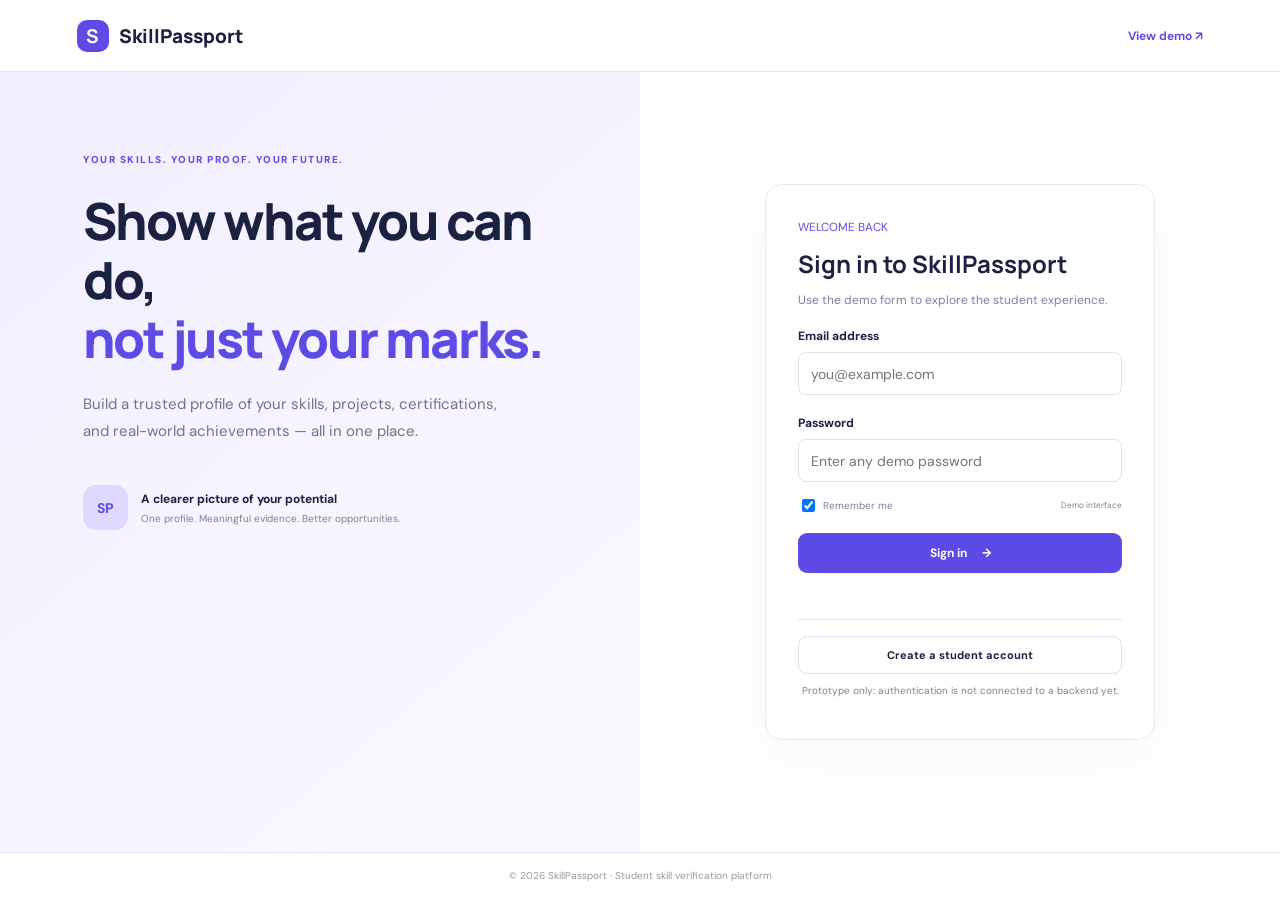
<file: index.html>
<!DOCTYPE html>
<html lang="en">
<head>
  <meta charset="utf-8">
  <meta name="viewport" content="width=device-width, initial-scale=1">
  <title>SkillPassport | Sign In</title>
  <link rel="stylesheet" href="css/style.css">
</head>
<body class="auth">
  
  <nav class="nav">
    <a class="brand" href="index.html"><b>S</b> SkillPassport</a>
    <a href="dashboard.html">View demo ↗</a>
  </nav>

  <main class="auth-grid">
    <section class="story">
      <small>YOUR SKILLS. YOUR PROOF. YOUR FUTURE.</small>
      <h1>Show what you can do,<br><em>not just your marks.</em></h1>
      <p>Build a trusted profile of your skills, projects, certifications, and real-world achievements — all in one place.</p>
      
      <div class="proof">
        <b>SP</b>
        <span>
          <strong>A clearer picture of your potential</strong>
          <small>One profile. Meaningful evidence. Better opportunities.</small>
        </span>
      </div>
    </section>

    <section class="form-wrap">
      <form id="loginForm" class="form">
        <small class="purple">WELCOME BACK</small>
        <h2>Sign in to SkillPassport</h2>
        <p class="muted">Use the demo form to explore the student experience.</p>
        
        <label>Email address</label>
        <input type="email" id="email" placeholder="you@example.com" required>
        
        <label>Password</label>
        <input type="password" id="password" placeholder="Enter any demo password" minlength="4" required>
        
        <div class="between">
          <label class="check">
            <input type="checkbox" checked> Remember me
          </label>
          <small>Demo interface</small>
        </div>
        
        <button class="primary" type="submit">Sign in <span>→</span></button>
        <p id="message" class="success"></p>
        
        <hr>
        
        <button type="button" class="outline" id="signup">Create a student account</button>
        <p class="tiny muted">Prototype only: authentication is not connected to a backend yet.</p>
      </form>
    </section>
  </main>

  <footer>© 2026 SkillPassport · Student skill verification platform</footer>
  
  <script src="js/app.js"></script>
</body>
</html>
</file>
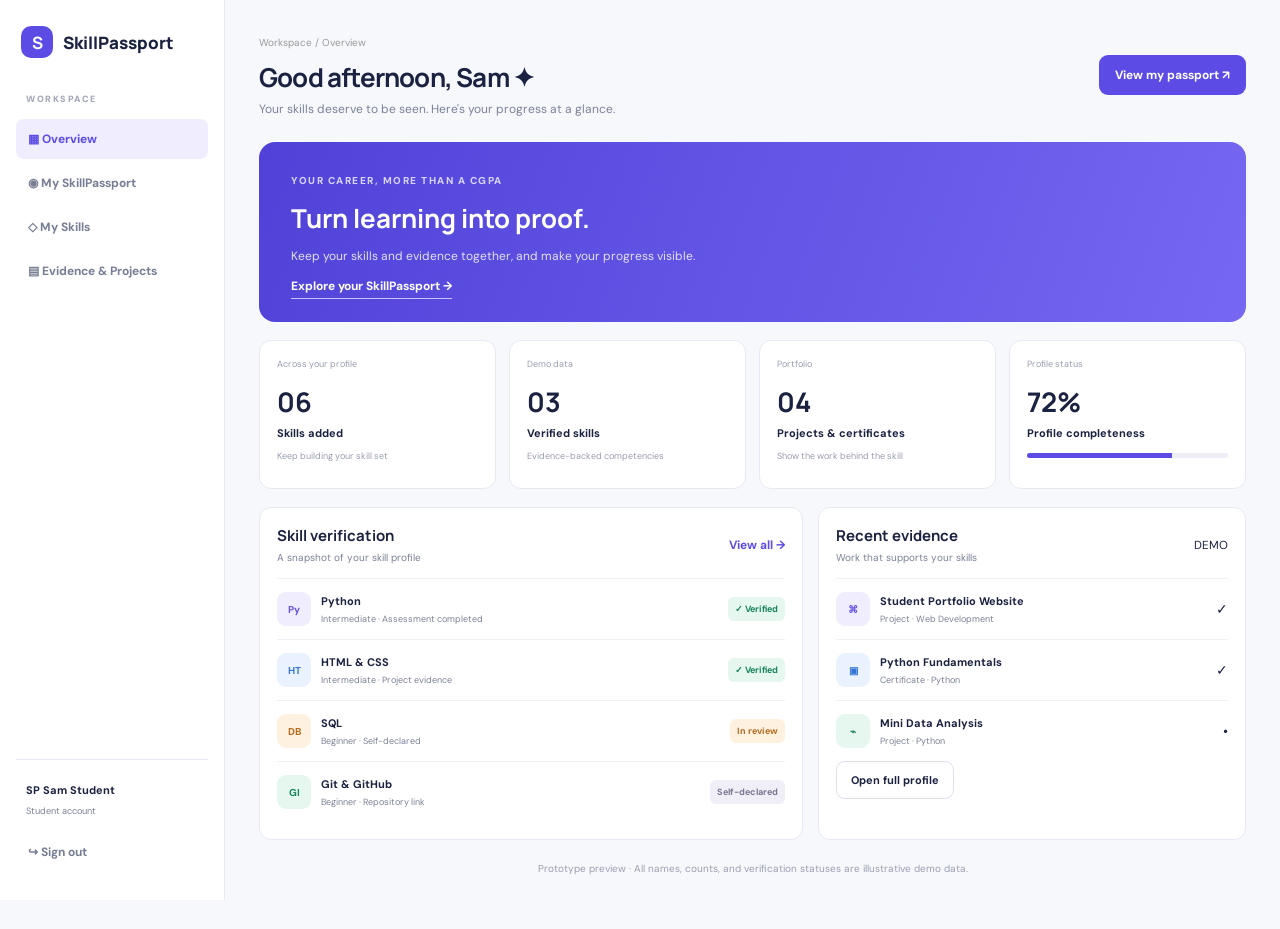
<file: dashboard.html>
<!DOCTYPE html>
<html lang="en">
<head>
  <meta charset="utf-8">
  <meta name="viewport" content="width=device-width, initial-scale=1">
  <title>Dashboard | SkillPassport</title>
  <link rel="stylesheet" href="css/style.css">
</head>
<body>

  <!-- Sidebar Navigation -->
  <aside class="sidebar">
    <a class="brand" href="index.html"><b>S</b> SkillPassport</a>
    <small>WORKSPACE</small>
    
    <a class="side active" href="dashboard.html">▦ Overview</a>
    <a class="side" href="profile.html">◉ My SkillPassport</a>
    <a class="side" href="skills.html">◇ My Skills</a>
    <a class="side" href="evidence.html">▤ Evidence & Projects</a>
    
    <div class="sidebottom">
      <p>
        <b>SP Sam Student</b><br>
        <small>Student account</small>
      </p>
      <a class="side" href="index.html">↪ Sign out</a>
    </div>
  </aside>

  <!-- Main Content Area -->
  <main class="main">
    
    <!-- Top Header Bar -->
    <header class="top">
      <div>
        <small>Workspace / Overview</small>
        <h1>Good afternoon, Sam ✦</h1>
        <p class="muted">Your skills deserve to be seen. Here's your progress at a glance.</p>
      </div>
      <a class="button" href="profile.html">View my passport ↗</a>
    </header>

    <!-- Welcome / Call to Action Banner -->
    <section class="banner">
      <small>YOUR CAREER, MORE THAN A CGPA</small>
      <h2>Turn learning into proof.</h2>
      <p>Keep your skills and evidence together, and make your progress visible.</p>
      <a href="profile.html">Explore your SkillPassport →</a>
    </section>

    <!-- Statistics Grid -->
    <section class="stats">
      <article>
        <small>Across your profile</small>
        <strong>06</strong>
        <b>Skills added</b>
        <p>Keep building your skill set</p>
      </article>
      
      <article>
        <small>Demo data</small>
        <strong>03</strong>
        <b>Verified skills</b>
        <p>Evidence-backed competencies</p>
      </article>
      
      <article>
        <small>Portfolio</small>
        <strong>04</strong>
        <b>Projects & certificates</b>
        <p>Show the work behind the skill</p>
      </article>
      
      <article>
        <small>Profile status</small>
        <strong>72%</strong>
        <b>Profile completeness</b>
        <div class="progress"><i style="width:72%"></i></div>
      </article>
    </section>

    <!-- Two-Column Layout for Panels -->
    <section class="columns">
      
      <!-- Left Panel: Skills -->
      <article class="panel" id="skills">
        <header>
          <div>
            <h3>Skill verification</h3>
            <p class="muted">A snapshot of your skill profile</p>
          </div>
          <a href="profile.html">View all →</a>
        </header>
        
        <div class="row">
          <b class="tile">Py</b>
          <span>
            <strong>Python</strong>
            <small>Intermediate · Assessment completed</small>
          </span>
          <label class="verified">✓ Verified</label>
        </div>
        
        <div class="row">
          <b class="tile blue">HT</b>
          <span>
            <strong>HTML & CSS</strong>
            <small>Intermediate · Project evidence</small>
          </span>
          <label class="verified">✓ Verified</label>
        </div>
        
        <div class="row">
          <b class="tile orange">DB</b>
          <span>
            <strong>SQL</strong>
            <small>Beginner · Self-declared</small>
          </span>
          <label class="pending">In review</label>
        </div>
        
        <div class="row">
          <b class="tile green">GI</b>
          <span>
            <strong>Git & GitHub</strong>
            <small>Beginner · Repository link</small>
          </span>
          <label class="self">Self-declared</label>
        </div>
      </article>

      <!-- Right Panel: Evidence -->
      <article class="panel" id="evidence">
        <header>
          <div>
            <h3>Recent evidence</h3>
            <p class="muted">Work that supports your skills</p>
          </div>
          <small>DEMO</small>
        </header>
        
        <div class="evidence">
          <b>⌘</b>
          <span>
            <strong>Student Portfolio Website</strong>
            <small>Project · Web Development</small>
          </span>
          ✓
        </div>
        
        <div class="evidence">
          <b class="blue">▣</b>
          <span>
            <strong>Python Fundamentals</strong>
            <small>Certificate · Python</small>
          </span>
          ✓
        </div>
        
        <div class="evidence">
          <b class="green">⌁</b>
          <span>
            <strong>Mini Data Analysis</strong>
            <small>Project · Python</small>
          </span>
          •
        </div>
        
        <a class="outline" href="profile.html">Open full profile</a>
      </article>
      
    </section>

    <p class="notice">Prototype preview · All names, counts, and verification statuses are illustrative demo data.</p>
    
  </main>

  <script src="js/app.js"></script>
</body>
</html>
</file>
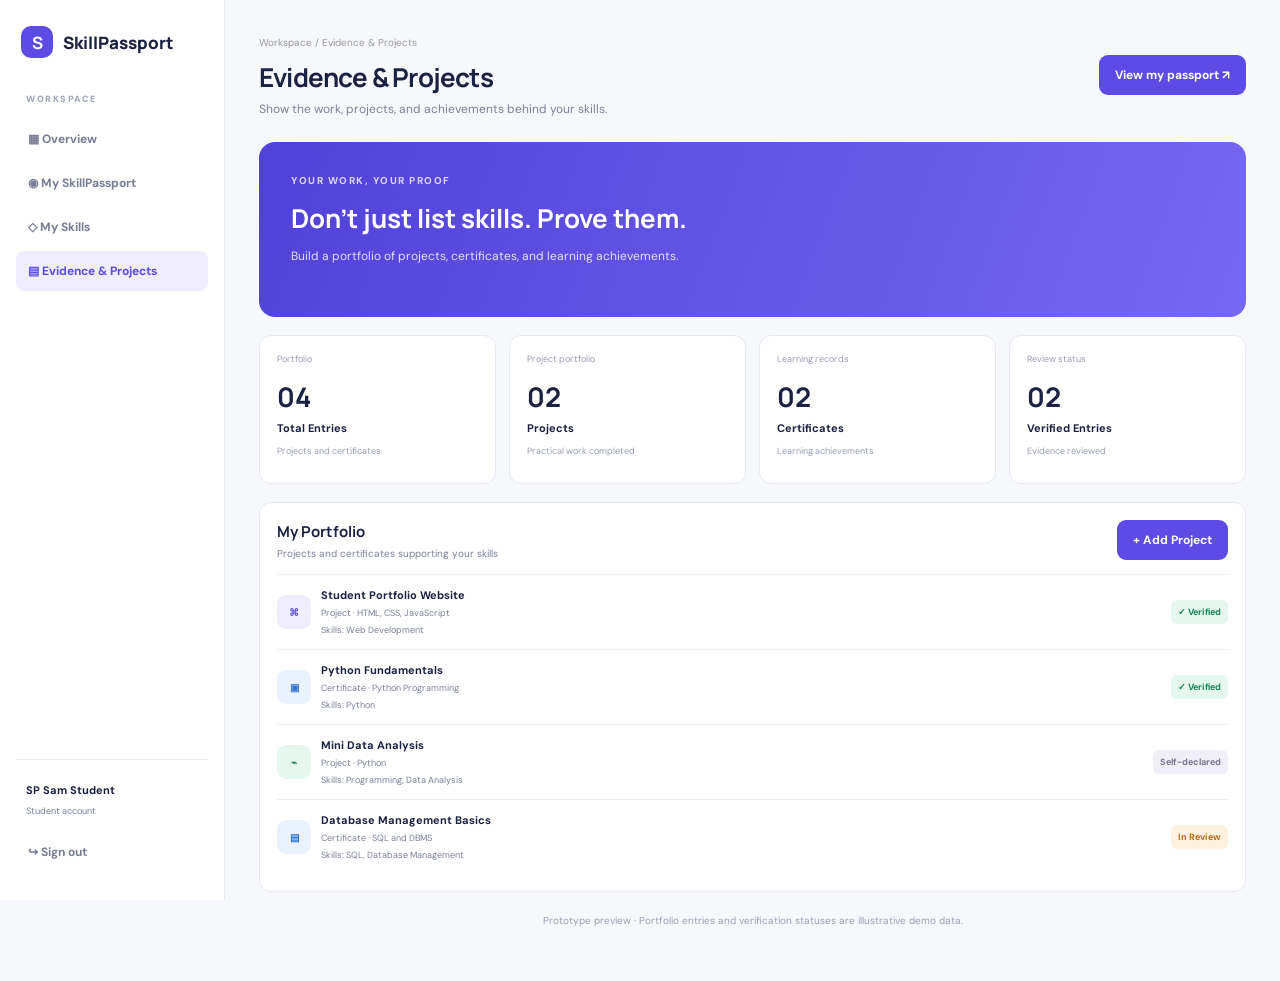
<file: evidence.html>
<!DOCTYPE html>
<html lang="en">
<head>
  <meta charset="utf-8">
  <meta name="viewport" content="width=device-width, initial-scale=1">
  <title>Evidence & Projects | SkillPassport</title>
  <link rel="stylesheet" href="css/style.css">
</head>
<body>

  <aside class="sidebar">
    <a class="brand" href="index.html"><b>S</b> SkillPassport</a>
    <small>WORKSPACE</small>

    <a class="side" href="dashboard.html">▦ Overview</a>
    <a class="side" href="profile.html">◉ My SkillPassport</a>
    <a class="side" href="skills.html">◇ My Skills</a>
    <a class="side active" href="evidence.html">▤ Evidence & Projects</a>

    <div class="sidebottom">
      <p>
        <b>SP Sam Student</b><br>
        <small>Student account</small>
      </p>
      <a class="side" href="index.html">↪ Sign out</a>
    </div>
  </aside>

  <main class="main">

    <header class="top">
      <div>
        <small>Workspace / Evidence & Projects</small>
        <h1>Evidence & Projects</h1>
        <p class="muted">Show the work, projects, and achievements behind your skills.</p>
      </div>
      <a class="button" href="profile.html">View my passport ↗</a>
    </header>

    <section class="banner">
      <small>YOUR WORK, YOUR PROOF</small>
      <h2>Don't just list skills. Prove them.</h2>
      <p>Build a portfolio of projects, certificates, and learning achievements.</p>
    </section>

    <section class="stats">

      <article>
        <small>Portfolio</small>
        <strong>04</strong>
        <b>Total Entries</b>
        <p>Projects and certificates</p>
      </article>

      <article>
        <small>Project portfolio</small>
        <strong>02</strong>
        <b>Projects</b>
        <p>Practical work completed</p>
      </article>

      <article>
        <small>Learning records</small>
        <strong>02</strong>
        <b>Certificates</b>
        <p>Learning achievements</p>
      </article>

      <article>
        <small>Review status</small>
        <strong>02</strong>
        <b>Verified Entries</b>
        <p>Evidence reviewed</p>
      </article>

    </section>

    <section class="panel">

      <header>
        <div>
          <h3>My Portfolio</h3>
          <p class="muted">Projects and certificates supporting your skills</p>
        </div>
        <button class="button" id="addProject">+ Add Project</button>
      </header>

      <div id="projectList">

        <div class="evidence">
          <b>⌘</b>
          <span>
            <strong>Student Portfolio Website</strong>
            <small>Project · HTML, CSS, JavaScript</small>
            <small>Skills: Web Development</small>
          </span>
          <label class="verified">✓ Verified</label>
        </div>

        <div class="evidence">
          <b class="blue">▣</b>
          <span>
            <strong>Python Fundamentals</strong>
            <small>Certificate · Python Programming</small>
            <small>Skills: Python</small>
          </span>
          <label class="verified">✓ Verified</label>
        </div>

        <div class="evidence">
          <b class="green">⌁</b>
          <span>
            <strong>Mini Data Analysis</strong>
            <small>Project · Python</small>
            <small>Skills: Programming, Data Analysis</small>
          </span>
          <label class="self">Self-declared</label>
        </div>

        <div class="evidence">
          <b class="blue">▤</b>
          <span>
            <strong>Database Management Basics</strong>
            <small>Certificate · SQL and DBMS</small>
            <small>Skills: SQL, Database Management</small>
          </span>
          <label class="pending">In Review</label>
        </div>

      </div>

    </section>

    <p class="notice">
      Prototype preview · Portfolio entries and verification statuses are illustrative demo data.
    </p>

  </main>

  <script src="js/app.js"></script>
</body>
</html>
</file>
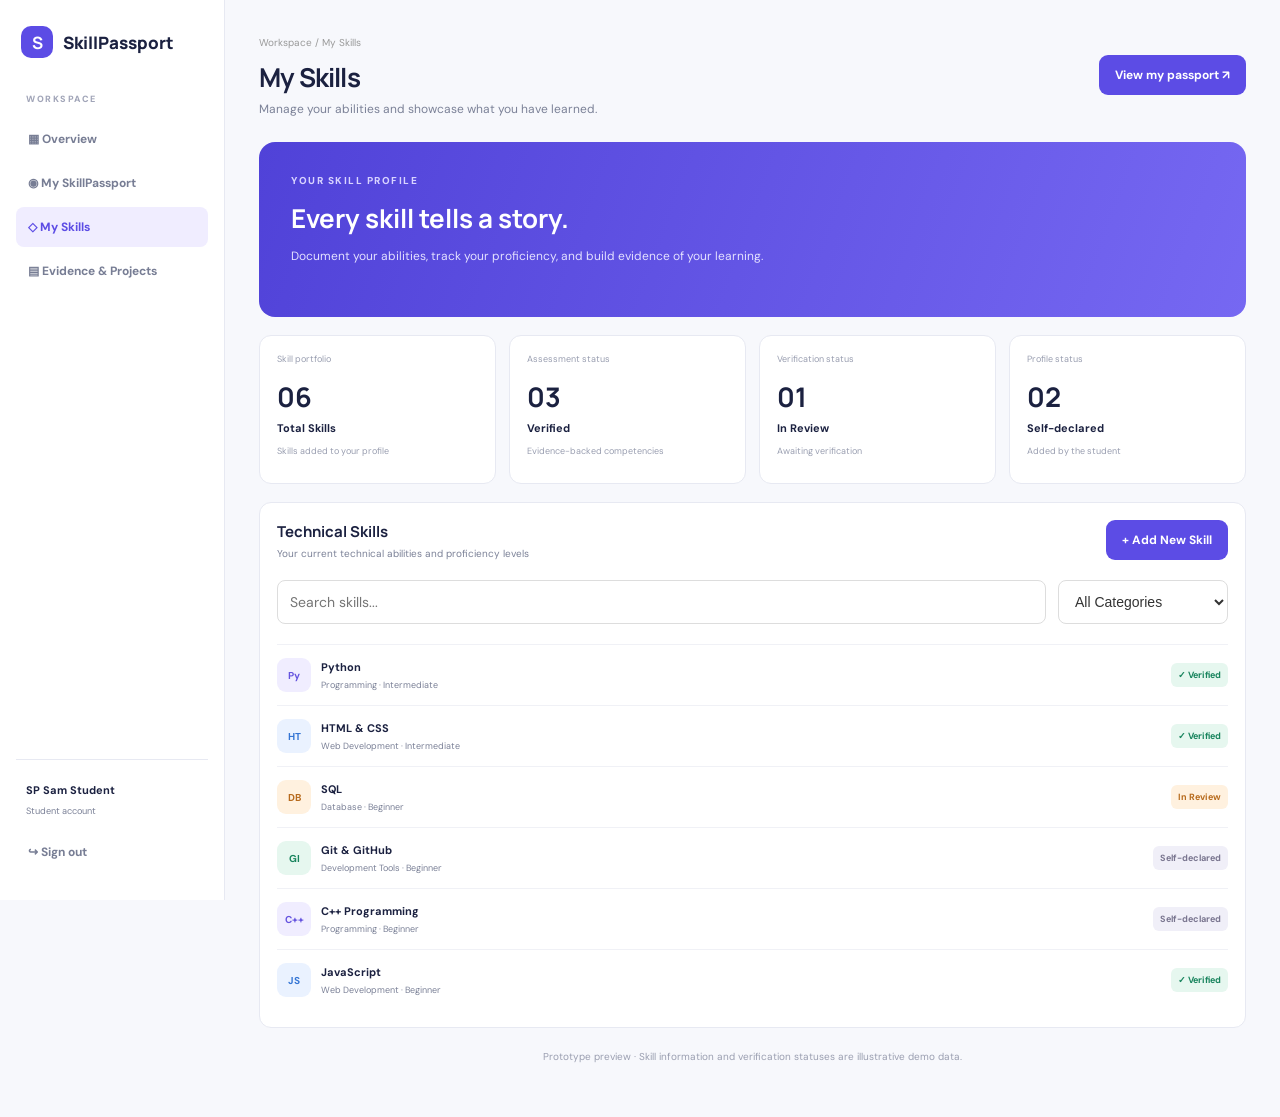
<file: skills.html>
<!DOCTYPE html>
<html lang="en">
<head>
  <meta charset="utf-8">
  <meta name="viewport" content="width=device-width, initial-scale=1">
  <title>My Skills | SkillPassport</title>
  <link rel="stylesheet" href="css/style.css">
</head>
<body>

  <aside class="sidebar">
    <a class="brand" href="index.html"><b>S</b> SkillPassport</a>
    <small>WORKSPACE</small>

    <a class="side" href="dashboard.html">▦ Overview</a>
    <a class="side" href="profile.html">◉ My SkillPassport</a>
    <a class="side active" href="skills.html">◇ My Skills</a>
    <a class="side" href="evidence.html">▤ Evidence & Projects</a>

    <div class="sidebottom">
      <p>
        <b>SP Sam Student</b><br>
        <small>Student account</small>
      </p>
      <a class="side" href="index.html">↪ Sign out</a>
    </div>
  </aside>

  <main class="main">

    <header class="top">
      <div>
        <small>Workspace / My Skills</small>
        <h1>My Skills</h1>
        <p class="muted">Manage your abilities and showcase what you have learned.</p>
      </div>
      <a class="button" href="profile.html">View my passport ↗</a>
    </header>

    <section class="banner">
      <small>YOUR SKILL PROFILE</small>
      <h2>Every skill tells a story.</h2>
      <p>Document your abilities, track your proficiency, and build evidence of your learning.</p>
    </section>

    <section class="stats">

      <article>
        <small>Skill portfolio</small>
        <strong>06</strong>
        <b>Total Skills</b>
        <p>Skills added to your profile</p>
      </article>

      <article>
        <small>Assessment status</small>
        <strong>03</strong>
        <b>Verified</b>
        <p>Evidence-backed competencies</p>
      </article>

      <article>
        <small>Verification status</small>
        <strong>01</strong>
        <b>In Review</b>
        <p>Awaiting verification</p>
      </article>

      <article>
        <small>Profile status</small>
        <strong>02</strong>
        <b>Self-declared</b>
        <p>Added by the student</p>
      </article>

    </section>

    <section class="panel">

      <header>
        <div>
          <h3>Technical Skills</h3>
          <p class="muted">Your current technical abilities and proficiency levels</p>
        </div>
        <button class="button" id="addSkill">+ Add New Skill</button>
      </header>

      <!-- Search and Category Filters -->
      <div class="skill-filters">

        <input
          type="text"
          id="searchSkill"
          placeholder="Search skills..."
        >

        <select id="categoryFilter">
          <option value="all">All Categories</option>
          <option value="programming">Programming</option>
          <option value="web">Web Development</option>
          <option value="database">Database</option>
          <option value="tools">Development Tools</option>
        </select>

      </div>

      <div id="skillList">

        <div class="row skill-item" data-category="programming">
          <b class="tile">Py</b>
          <span>
            <strong>Python</strong>
            <small>Programming · Intermediate</small>
          </span>
          <label class="verified">✓ Verified</label>
        </div>

        <div class="row skill-item" data-category="web">
          <b class="tile blue">HT</b>
          <span>
            <strong>HTML & CSS</strong>
            <small>Web Development · Intermediate</small>
          </span>
          <label class="verified">✓ Verified</label>
        </div>

        <div class="row skill-item" data-category="database">
          <b class="tile orange">DB</b>
          <span>
            <strong>SQL</strong>
            <small>Database · Beginner</small>
          </span>
          <label class="pending">In Review</label>
        </div>

        <div class="row skill-item" data-category="tools">
          <b class="tile green">GI</b>
          <span>
            <strong>Git & GitHub</strong>
            <small>Development Tools · Beginner</small>
          </span>
          <label class="self">Self-declared</label>
        </div>

        <div class="row skill-item" data-category="programming">
          <b class="tile">C++</b>
          <span>
            <strong>C++ Programming</strong>
            <small>Programming · Beginner</small>
          </span>
          <label class="self">Self-declared</label>
        </div>

        <div class="row skill-item" data-category="web">
          <b class="tile blue">JS</b>
          <span>
            <strong>JavaScript</strong>
            <small>Web Development · Beginner</small>
          </span>
          <label class="verified">✓ Verified</label>
        </div>

      </div>

      <p id="noSkills" class="muted" style="display:none;">
        No matching skills found.
      </p>

    </section>

    <p class="notice">
      Prototype preview · Skill information and verification statuses are illustrative demo data.
    </p>

  </main>

  <script src="js/app.js"></script>
</body>
</html>
</file>
<file: css/style.css>
@import url('https://fonts.googleapis.com/css2?family=DM+Sans:wght@400;500;600;700&family=Manrope:wght@500;600;700;800&display=swap');

:root {
  --ink: #1b2140;
  --muted: #7b8197;
  --line: #e7e9f2;
  --purple: #5c4ce5;
  --lav: #f0edff;
  --bg: #f7f8fc;
}

* {
  box-sizing: border-box;
}

body {
  margin: 0;
  background: var(--bg);
  color: var(--ink);
  font: 14px 'DM Sans', Arial, sans-serif;
}

a {
  text-decoration: none;
  color: var(--purple);
  font-weight: 700;
  font-size: 12px;
}

button,
input {
  font: inherit;
}

.brand {
  display: flex;
  align-items: center;
  gap: 10px;
  font: 800 19px Manrope;
  color: var(--ink);
}

.brand b {
  display: grid;
  place-items: center;
  width: 32px;
  height: 32px;
  border-radius: 10px;
  background: var(--purple);
  color: white;
}

.nav {
  height: 72px;
  background: white;
  border-bottom: 1px solid var(--line);
  display: flex;
  align-items: center;
  justify-content: space-between;
  padding: 0 6%;
}

.auth {
  background: white;
}

.auth-grid {
  display: grid;
  grid-template-columns: 1fr 1fr;
  min-height: calc(100vh - 120px);
}

.story {
  padding: 12% 13%;
  background: linear-gradient(140deg, #f1efff, #faf9ff);
  position: relative;
  overflow: hidden;
}

.story > small,
.banner > small {
  font-size: 10px;
  letter-spacing: 1.5px;
  color: var(--purple);
  font-weight: 800;
}

.story h1 {
  font: 800 clamp(34px, 4vw, 52px) / 1.15 Manrope;
  letter-spacing: -2px;
  margin: 24px 0;
}

.story h1 em {
  font-style: normal;
  color: var(--purple);
}

.story p {
  color: #6f748b;
  font-size: 15px;
  line-height: 1.8;
  max-width: 420px;
}

.proof {
  display: flex;
  align-items: center;
  gap: 13px;
  margin-top: 40px;
}

.proof > b {
  display: grid;
  place-items: center;
  background: #dedaff;
  color: var(--purple);
  width: 45px;
  height: 45px;
  border-radius: 13px;
}

.proof strong,
.proof small {
  display: block;
}

.proof strong {
  font-size: 12px;
}

.proof small {
  color: var(--muted);
  font-size: 10px;
  margin-top: 5px;
}

.form-wrap {
  display: grid;
  place-items: center;
  padding: 30px;
}

.form {
  width: min(100%, 390px);
  border: 1px solid var(--line);
  border-radius: 18px;
  padding: 32px;
  box-shadow: 0 18px 55px #25284d0a;
}

.form h2 {
  font: 700 24px Manrope;
  margin: 12px 0 7px;
}

.form p {
  font-size: 12px;
}

.muted {
  color: var(--muted);
}

.purple {
  color: var(--purple);
}

.form > label {
  display: block;
  font-weight: 700;
  font-size: 12px;
  margin: 20px 0 8px;
}

.form input[type=email],
.form input[type=password] {
  width: 100%;
  height: 43px;
  border: 1px solid #dfe2ed;
  border-radius: 8px;
  padding: 0 12px;
}

.between {
  display: flex;
  justify-content: space-between;
  align-items: center;
  margin: 14px 0 18px;
  font-size: 10px;
  color: var(--muted);
}

.check {
  display: flex;
  align-items: center;
  gap: 5px;
}

.primary,
.button {
  display: inline-flex;
  justify-content: center;
  gap: 15px;
  align-items: center;
  background: var(--purple);
  color: white;
  border: 0;
  border-radius: 9px;
  padding: 12px 16px;
  font-weight: 700;
  font-size: 12px;
  cursor: pointer;
}

.primary {
  width: 100%;
}

.outline {
  display: inline-flex;
  justify-content: center;
  background: white;
  color: var(--ink);
  border: 1px solid #dedff0;
  border-radius: 9px;
  padding: 11px 14px;
  cursor: pointer;
  font-weight: 700;
  font-size: 11px;
}

.form .outline {
  width: 100%;
}

.form hr {
  border: 0;
  border-top: 1px solid var(--line);
  margin: 22px 0 16px;
}

.tiny {
  font-size: 10px !important;
  text-align: center;
}

.success {
  min-height: 12px;
  color: #18845d;
}

footer {
  text-align: center;
  padding: 16px;
  color: #999;
  font-size: 10px;
  border-top: 1px solid var(--line);
}

.sidebar {
  position: fixed;
  inset: 0 auto 0 0;
  width: 225px;
  background: white;
  border-right: 1px solid var(--line);
  padding: 26px 16px;
  display: flex;
  flex-direction: column;
}

.sidebar .brand {
  padding: 0 5px 35px;
  font-size: 17px;
}

.sidebar > small {
  font-size: 9px;
  color: #a1a5b8;
  letter-spacing: 1.5px;
  font-weight: 800;
  padding: 0 10px 12px;
}

.side {
  display: block;
  padding: 12px;
  border-radius: 8px;
  color: #777d94;
  margin: 2px 0;
}

.side.active {
  background: var(--lav);
  color: var(--purple);
}

.sidebottom {
  margin-top: auto;
  border-top: 1px solid var(--line);
  padding-top: 10px;
}

.sidebottom p {
  font-size: 11px;
  line-height: 1.8;
  padding-left: 10px;
}

.sidebottom small {
  color: var(--muted);
}

.main {
  margin-left: 225px;
  padding: 32px 34px;
  max-width: 1600px;
}

.top {
  display: flex;
  justify-content: space-between;
  align-items: center;
  gap: 16px;
  margin-bottom: 25px;
}

.top > div > small {
  font-size: 10px;
  color: #999;
}

.top h1 {
  font: 700 26px Manrope;
  letter-spacing: -.8px;
  margin: 9px 0 6px;
}

.top p {
  font-size: 12px;
  margin: 0;
}

.banner {
  border-radius: 16px;
  background: linear-gradient(110deg, #5042d8, #7668f2);
  color: white;
  padding: 28px 32px;
  min-height: 175px;
}

.banner > small {
  color: #d8d3ff;
}

.banner h2 {
  font: 700 26px Manrope;
  margin: 12px 0 7px;
}

.banner p {
  font-size: 12px;
  color: #e4e1ff;
}

.banner a {
  color: white;
  border-bottom: 1px solid #c8c2ff;
  padding-bottom: 4px;
}

.stats {
  display: grid;
  grid-template-columns: repeat(4, 1fr);
  gap: 13px;
  margin: 18px 0;
}

.stats article,
.panel {
  background: white;
  border: 1px solid var(--line);
  border-radius: 12px;
  padding: 17px;
}

.stats small,
.stats p {
  display: block;
  color: #999eb0;
  font-size: 9px;
}

.stats strong {
  display: block;
  font: 700 27px Manrope;
  margin: 13px 0 3px;
}

.stats b {
  font-size: 11px;
}

.progress {
  height: 5px;
  background: #eeeff6;
  border-radius: 8px;
  margin-top: 12px;
  overflow: hidden;
}

.progress i {
  display: block;
  height: 100%;
  background: var(--purple);
}

.columns {
  display: grid;
  grid-template-columns: 1.12fr .88fr;
  gap: 15px;
}

.panel header {
  display: flex;
  justify-content: space-between;
  align-items: center;
  gap: 10px;
  margin-bottom: 14px;
}

.panel h3 {
  font: 700 15px Manrope;
  margin: 0 0 5px;
}

.panel header p {
  font-size: 10px;
  margin: 0;
}

.row,
.evidence {
  display: flex;
  align-items: center;
  gap: 10px;
  border-top: 1px solid #f0f1f6;
  padding: 13px 0;
}

.row > span,
.evidence > span {
  flex: 1;
  min-width: 0;
}

.row strong,
.row small,
.evidence strong,
.evidence small {
  display: block;
}

.row strong,
.evidence strong {
  font-size: 11px;
}

.row small,
.evidence small {
  font-size: 9px;
  color: var(--muted);
  margin-top: 5px;
}

.tile,
.evidence > b {
  width: 34px;
  height: 34px;
  border-radius: 9px;
  background: #f0edff;
  color: #6554df;
  display: grid;
  place-items: center;
  font-size: 10px;
}

.blue {
  background: #eaf2ff !important;
  color: #3475d4 !important;
}

.orange {
  background: #fff1df !important;
  color: #b76a1c !important;
}

.green {
  background: #e6f7ef !important;
  color: #18845d !important;
}

.verified,
.pending,
.self {
  white-space: nowrap;
  border-radius: 6px;
  padding: 6px 7px;
  font-size: 9px;
  font-weight: 700;
}

.verified {
  background: #e6f7ef;
  color: #18845d;
}

.pending {
  background: #fff1df;
  color: #b76a1c;
}

.self {
  background: #f0eff8;
  color: #79758f;
}

.notice {
  text-align: center;
  color: #9a9eb0;
  font-size: 10px;
  margin: 22px 0;
}

.profilehero {
  display: flex;
  align-items: center;
  gap: 18px;
  padding: 23px;
  background: white;
  border: 1px solid var(--line);
  border-radius: 14px;
  margin-bottom: 16px;
}

.bigavatar {
  display: grid;
  place-items: center;
  width: 70px;
  height: 70px;
  border-radius: 20px;
  background: #e4e0ff;
  color: var(--purple);
  font: 800 22px Manrope;
}

.grow {
  flex: 1;
}

.grow h2 {
  font: 700 21px Manrope;
  margin: 9px 0 5px;
}

.grow p {
  font-size: 11px;
  margin: 0 0 10px;
}

.chip {
  display: inline-block;
  background: #f3f2fb;
  color: #706b91;
  padding: 5px 8px;
  border-radius: 6px;
  font-size: 9px;
  margin: 2px;
}

.score {
  width: 130px;
  border-left: 1px solid var(--line);
  padding-left: 20px;
}

.score strong,
.score small {
  display: block;
}

.score strong {
  font: 700 24px Manrope;
}

.score small {
  font-size: 9px;
  color: var(--muted);
}

.skill {
  display: grid;
  grid-template-columns: 1fr 1fr auto;
  align-items: center;
  gap: 10px;
  padding: 15px 0;
  border-top: 1px solid #f0f1f6;
}

.skill strong,
.skill small {
  display: block;
}

.skill strong {
  font-size: 11px;
}

.skill small {
  font-size: 9px;
  color: var(--muted);
  margin-top: 5px;
}

.level {
  height: 6px;
  background: #eeeef6;
  border-radius: 8px;
  overflow: hidden;
}

.level i {
  display: block;
  height: 100%;
  background: linear-gradient(90deg, #7566ed, #a29aff);
}

.smallbtn {
  padding: 8px;
  font-size: 10px;
}

.project {
  border: 1px solid #ececf4;
  border-radius: 9px;
  padding: 12px;
  margin-top: 9px;
}

.project > small {
  display: block;
  color: var(--purple);
  font-weight: 800;
  font-size: 9px;
  margin-bottom: 7px;
}

.project strong {
  font-size: 11px;
}

.project p {
  font-size: 10px;
  line-height: 1.5;
  color: var(--muted);
  margin: 6px 0;
}

.notice {
  font-size: 10px;
}

@media (max-width: 1000px) {
  .main {
    padding: 24px 18px;
    margin-left: 200px;
  }

  .sidebar {
    width: 200px;
  }

  .stats {
    grid-template-columns: repeat(2, 1fr);
  }

  .columns {
    grid-template-columns: 1fr;
  }
}

@media (max-width: 700px) {
  .auth-grid {
    grid-template-columns: 1fr;
  }

  .story {
    padding: 40px 8%;
  }

  .sidebar {
    position: relative;
    width: 100%;
    height: auto;
    display: block;
    padding: 12px;
    border-right: 0;
    border-bottom: 1px solid var(--line);
  }

  .sidebar .brand {
    padding: 0 5px 10px;
  }

  .sidebar > small,
  .sidebottom {
    display: none;
  }

  .side {
    display: inline-block;
    padding: 8px;
    font-size: 10px;
  }

  .main {
    margin: 0;
    padding: 20px 12px;
  }

  .top {
    align-items: flex-start;
    flex-direction: column;
  }

  .stats {
    gap: 8px;
  }

  .profilehero {
    flex-wrap: wrap;
  }

  .score {
    width: 100%;
    border: 0;
    padding: 0;
  }

  .skill {
    grid-template-columns: 1fr auto;
  }

  .level {
    grid-column: 1 / -1;
    grid-row: 2;
  }

  .columns {
    grid-template-columns: 1fr;
  }
}


/* Skill Search and Filter */

.skill-filters {
  display: flex;
  gap: 12px;
  margin: 20px 0;
  flex-wrap: wrap;
}

.skill-filters input,
.skill-filters select {
  padding: 12px;
  border: 1px solid #ddd;
  border-radius: 8px;
  font-size: 14px;
  background: white;
  color: #333;
}

.skill-filters input {
  flex: 1;
  min-width: 180px;
}

.skill-filters select {
  min-width: 170px;
}

.editSkill {
  padding: 7px 13px;
  border: 1px solid #ddd;
  border-radius: 6px;
  background: white;
  cursor: pointer;
}

/* Profile Photo */
.photo-container {
  display: inline-flex;
  align-items: center;
  justify-content: center;
}

.profile-photo {
  border: 3px solid #ffffff;
  box-shadow: 0 2px 8px rgba(0, 0, 0, 0.12);
}

.photo-edit-btn {
  position: absolute;
  bottom: 0;
  right: 0;
  width: 30px;
  height: 30px;
  border: 2px solid white;
  border-radius: 50%;
  background: #6c4be8;
  color: white;
  cursor: pointer;
  font-size: 16px;
}

.photo-edit-btn:hover {
  background: #5635cf;
}

.photo-remove-btn {
  position: absolute;
  top: 110px;
  left: 50%;
  transform: translateX(-50%);
  border: none;
  background: transparent;
  color: #d9534f;
  font-size: 12px;
  cursor: pointer;
  white-space: nowrap;
}

.photo-remove-btn:hover {
  text-decoration: underline;
}
</file>
